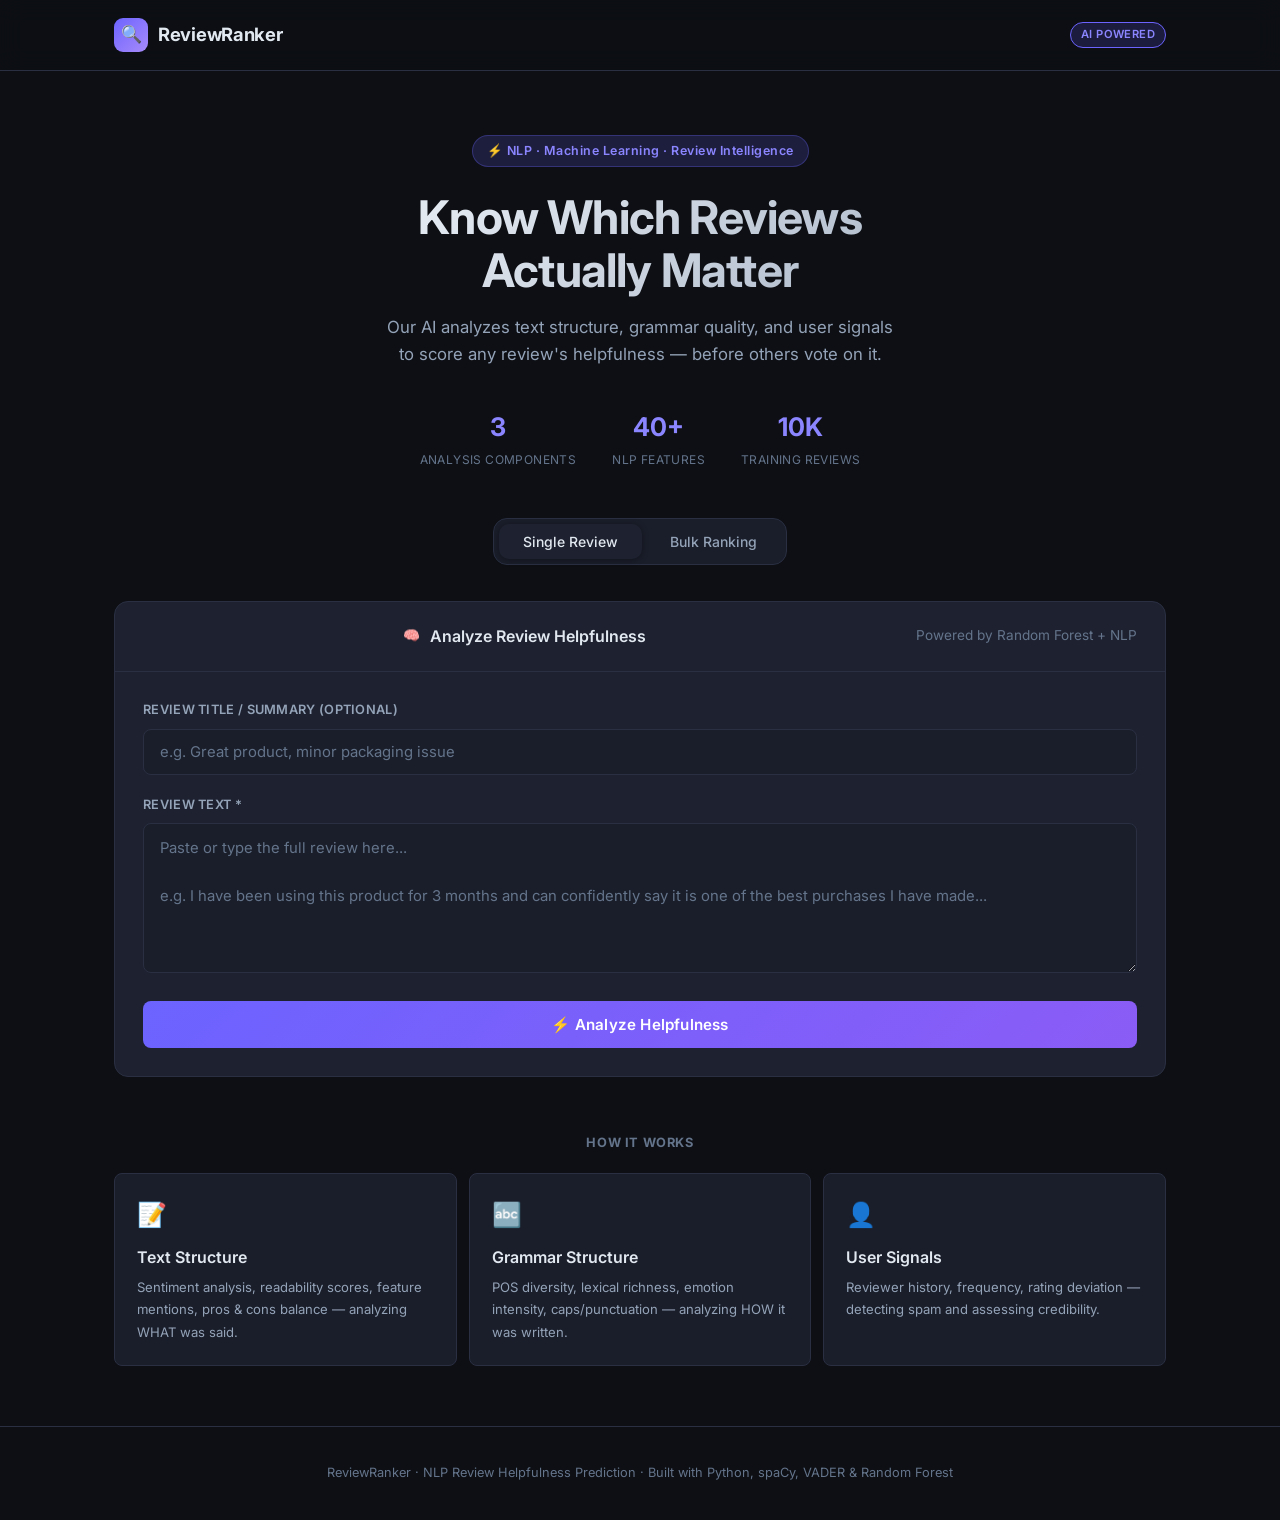
<file: app/templates/index.html>
<!DOCTYPE html>
<html lang="en">
<head>
<meta charset="UTF-8"/>
<meta name="viewport" content="width=device-width, initial-scale=1.0"/>
<title>ReviewRanker — AI Helpfulness Analyzer</title>
<link href="https://fonts.googleapis.com/css2?family=Inter:wght@300;400;500;600;700&display=swap" rel="stylesheet"/>
<style>
  
/* ── Reset & Base ─────────────────────────────────────────── */
*{margin:0;padding:0;box-sizing:border-box}
:root{
  --bg:#0d0f14;--bg2:#13161e;--bg3:#1a1e2a;--card:#1e2230;
  --border:#2a2f42;--border2:#353b52;
  --accent:#6c63ff;--accent2:#8b85ff;--accent-glow:rgba(108,99,255,.18);
  --green:#22c55e;--green-bg:rgba(34,197,94,.1);--green-border:rgba(34,197,94,.25);
  --orange:#f59e0b;--orange-bg:rgba(245,158,11,.1);--orange-border:rgba(245,158,11,.25);
  --red:#ef4444;--red-bg:rgba(239,68,68,.1);--red-border:rgba(239,68,68,.25);
  --text:#e2e8f0;--text2:#94a3b8;--text3:#64748b;
  --radius:14px;--radius-sm:8px;
  --font:'Inter',sans-serif;
}
body{background:var(--bg);color:var(--text);font-family:var(--font);min-height:100vh;line-height:1.6}

/* ── Layout ───────────────────────────────────────────────── */
.shell{max-width:1100px;margin:0 auto;padding:0 24px}

/* ── Navbar ───────────────────────────────────────────────── */
nav{border-bottom:1px solid var(--border);padding:18px 0;position:sticky;top:0;z-index:100;background:rgba(13,15,20,.92);backdrop-filter:blur(12px)}
.nav-inner{display:flex;align-items:center;justify-content:space-between}
.logo{display:flex;align-items:center;gap:10px;font-weight:700;font-size:1.15rem;letter-spacing:-.3px}
.logo-icon{width:34px;height:34px;background:linear-gradient(135deg,var(--accent),#a78bfa);border-radius:9px;display:flex;align-items:center;justify-content:center;font-size:17px}
.nav-badge{font-size:.7rem;font-weight:600;background:var(--accent-glow);border:1px solid var(--accent);color:var(--accent2);padding:3px 10px;border-radius:99px;letter-spacing:.4px}

/* ── Hero ─────────────────────────────────────────────────── */
.hero{text-align:center;padding:64px 0 48px}
.hero-tag{display:inline-flex;align-items:center;gap:7px;font-size:.78rem;font-weight:600;color:var(--accent2);background:var(--accent-glow);border:1px solid rgba(108,99,255,.3);padding:5px 14px;border-radius:99px;margin-bottom:24px;letter-spacing:.5px}
.hero h1{font-size:2.9rem;font-weight:700;letter-spacing:-.8px;line-height:1.15;margin-bottom:16px;background:linear-gradient(135deg,#e2e8f0 30%,#94a3b8);-webkit-background-clip:text;-webkit-text-fill-color:transparent}
.hero p{color:var(--text2);font-size:1.05rem;max-width:520px;margin:0 auto 40px}
.stats-row{display:flex;justify-content:center;gap:36px;flex-wrap:wrap}
.stat{text-align:center}
.stat-val{font-size:1.6rem;font-weight:700;color:var(--accent2)}
.stat-lbl{font-size:.75rem;color:var(--text3);margin-top:2px;letter-spacing:.4px;text-transform:uppercase}

/* ── Tabs ─────────────────────────────────────────────────── */
.tabs{display:flex;gap:4px;background:var(--bg3);border:1px solid var(--border);border-radius:var(--radius);padding:5px;width:fit-content;margin:0 auto 36px}
.tab{padding:9px 24px;border-radius:10px;border:none;background:transparent;color:var(--text2);font-family:var(--font);font-size:.875rem;font-weight:500;cursor:pointer;transition:.2s}
.tab.active{background:var(--card);color:var(--text);box-shadow:0 1px 6px rgba(0,0,0,.35)}
.tab:hover:not(.active){color:var(--text)}

/* ── Main card ────────────────────────────────────────────── */
.main-card{background:var(--card);border:1px solid var(--border);border-radius:var(--radius);overflow:hidden}
.card-header{padding:22px 28px;border-bottom:1px solid var(--border);display:flex;align-items:center;gap:10px}
.card-header h2{font-size:1rem;font-weight:600}
.card-header span{color:var(--text3);font-size:.85rem;margin-left:auto}
.card-body{padding:28px}

/* ── Form ─────────────────────────────────────────────────── */
.form-group{margin-bottom:20px}
label{display:block;font-size:.8rem;font-weight:600;color:var(--text2);margin-bottom:8px;letter-spacing:.3px;text-transform:uppercase}
input[type=text],textarea{width:100%;background:var(--bg3);border:1px solid var(--border);border-radius:var(--radius-sm);color:var(--text);font-family:var(--font);font-size:.93rem;padding:13px 16px;outline:none;transition:.2s;resize:vertical}
input[type=text]:focus,textarea:focus{border-color:var(--accent);box-shadow:0 0 0 3px var(--accent-glow)}
textarea{min-height:150px;line-height:1.6}
::placeholder{color:var(--text3)}

.form-row{display:grid;grid-template-columns:1fr 1fr;gap:16px}

/* ── Analyze button ───────────────────────────────────────── */
.btn-analyze{width:100%;padding:14px;background:linear-gradient(135deg,var(--accent),#8b5cf6);border:none;border-radius:var(--radius-sm);color:#fff;font-family:var(--font);font-size:.95rem;font-weight:600;cursor:pointer;transition:.2s;letter-spacing:.2px;position:relative;overflow:hidden}
.btn-analyze:hover{filter:brightness(1.1);transform:translateY(-1px);box-shadow:0 8px 24px rgba(108,99,255,.35)}
.btn-analyze:active{transform:translateY(0)}
.btn-analyze:disabled{opacity:.6;cursor:not-allowed;transform:none}
.btn-analyze .spinner{display:none;width:18px;height:18px;border:2px solid rgba(255,255,255,.3);border-top-color:#fff;border-radius:50%;animation:spin .7s linear infinite;margin:0 auto}
.btn-analyze.loading .btn-text{display:none}
.btn-analyze.loading .spinner{display:block}
@keyframes spin{to{transform:rotate(360deg)}}

/* ── Result card ──────────────────────────────────────────── */
#result-section{margin-top:24px;display:none}
.result-card{border-radius:var(--radius);padding:26px;border:1px solid}
.result-card.green{background:var(--green-bg);border-color:var(--green-border)}
.result-card.orange{background:var(--orange-bg);border-color:var(--orange-border)}
.result-card.red{background:var(--red-bg);border-color:var(--red-border)}

.result-top{display:flex;align-items:flex-start;gap:18px}
.result-emoji{font-size:2.4rem;line-height:1}
.result-meta{flex:1}
.result-tag{font-size:1.2rem;font-weight:700;margin-bottom:4px}
.result-desc{color:var(--text2);font-size:.88rem}

.score-block{margin-left:auto;text-align:right}
.score-num{font-size:2.5rem;font-weight:700;line-height:1}
.score-lbl{font-size:.72rem;color:var(--text3);letter-spacing:.5px;text-transform:uppercase;margin-top:2px}
.score-bar-wrap{margin:18px 0 0;height:8px;background:var(--bg3);border-radius:99px;overflow:hidden}
.score-bar{height:100%;border-radius:99px;transition:width 1s cubic-bezier(.4,0,.2,1)}
.score-bar.green{background:linear-gradient(90deg,#16a34a,var(--green))}
.score-bar.orange{background:linear-gradient(90deg,#b45309,var(--orange))}
.score-bar.red{background:linear-gradient(90deg,#b91c1c,var(--red))}

/* ── Breakdown grid ───────────────────────────────────────── */
.breakdown-title{font-size:.75rem;font-weight:700;color:var(--text3);letter-spacing:.6px;text-transform:uppercase;margin:22px 0 12px}
.breakdown-grid{display:grid;grid-template-columns:repeat(3,1fr);gap:12px}
.breakdown-card{background:var(--bg3);border:1px solid var(--border);border-radius:var(--radius-sm);padding:16px}
.bc-label{font-size:.7rem;font-weight:700;color:var(--text3);letter-spacing:.5px;text-transform:uppercase;margin-bottom:12px}
.bc-row{display:flex;justify-content:space-between;align-items:center;padding:5px 0;border-bottom:1px solid var(--border);font-size:.78rem}
.bc-row:last-child{border-bottom:none}
.bc-key{color:var(--text2)}
.bc-val{font-weight:600;color:var(--text)}

/* ── Bulk panel ───────────────────────────────────────────── */
.bulk-info{background:var(--bg3);border:1px solid var(--border);border-radius:var(--radius-sm);padding:14px 18px;font-size:.83rem;color:var(--text2);margin-bottom:20px;line-height:1.7}
.bulk-info code{background:var(--bg2);border:1px solid var(--border);padding:1px 7px;border-radius:4px;font-size:.79rem;color:var(--accent2)}
.ranked-list{margin-top:20px;display:flex;flex-direction:column;gap:12px}
.rank-item{background:var(--bg3);border:1px solid var(--border);border-radius:var(--radius-sm);padding:16px 20px;display:flex;align-items:center;gap:16px;transition:.2s}
.rank-item:hover{border-color:var(--border2)}
.rank-pos{font-size:1.1rem;font-weight:700;color:var(--text3);min-width:28px}
.rank-body{flex:1;min-width:0}
.rank-text{font-size:.85rem;color:var(--text2);white-space:nowrap;overflow:hidden;text-overflow:ellipsis;margin-top:3px}
.rank-right{text-align:right;flex-shrink:0}
.rank-score{font-size:1.2rem;font-weight:700}
.rank-score.green{color:var(--green)}
.rank-score.orange{color:var(--orange)}
.rank-score.red{color:var(--red)}
.tag-pill{display:inline-flex;align-items:center;gap:5px;font-size:.72rem;font-weight:600;padding:3px 10px;border-radius:99px;margin-top:5px;letter-spacing:.3px}
.tag-pill.green{background:var(--green-bg);color:var(--green);border:1px solid var(--green-border)}
.tag-pill.orange{background:var(--orange-bg);color:var(--orange);border:1px solid var(--orange-border)}
.tag-pill.red{background:var(--red-bg);color:var(--red);border:1px solid var(--red-border)}

/* ── Footer ───────────────────────────────────────────────── */
footer{text-align:center;padding:36px 0;color:var(--text3);font-size:.8rem;border-top:1px solid var(--border);margin-top:60px}

/* ── Error toast ──────────────────────────────────────────── */
.toast{position:fixed;bottom:28px;right:28px;background:#1e2230;border:1px solid var(--red-border);color:var(--red);padding:13px 20px;border-radius:var(--radius-sm);font-size:.87rem;font-weight:500;display:none;z-index:999;box-shadow:0 8px 32px rgba(0,0,0,.4)}

@media(max-width:700px){
  .hero h1{font-size:2rem}
  .form-row{grid-template-columns:1fr}
  .breakdown-grid{grid-template-columns:1fr}
  .result-top{flex-wrap:wrap}
  .score-block{margin-left:0}
  .stats-row{gap:20px}
}
</style>
</head>
<body>

<!-- Navbar -->
<nav>
  <div class="shell nav-inner">
    <div class="logo">
      <div class="logo-icon">🔍</div>
      ReviewRanker
    </div>
    <div class="nav-badge">AI POWERED</div>
  </div>
</nav>

<!-- Hero -->
<div class="shell">
  <div class="hero">
    <div class="hero-tag">⚡ NLP · Machine Learning · Review Intelligence</div>
    <h1>Know Which Reviews<br>Actually Matter</h1>
    <p>Our AI analyzes text structure, grammar quality, and user signals to score any review's helpfulness — before others vote on it.</p>
    <div class="stats-row">
      <div class="stat"><div class="stat-val">3</div><div class="stat-lbl">Analysis Components</div></div>
      <div class="stat"><div class="stat-val">40+</div><div class="stat-lbl">NLP Features</div></div>
      <div class="stat"><div class="stat-val">10K</div><div class="stat-lbl">Training Reviews</div></div>
    </div>
  </div>

  <!-- Tabs -->
  <div class="tabs">
    <button class="tab active" onclick="switchTab('single',this)">Single Review</button>
    <button class="tab" onclick="switchTab('bulk',this)">Bulk Ranking</button>
  </div>

  <!-- ── Single Tab ── -->
  <div id="tab-single">
    <div class="main-card">
      <div class="card-header">
        <span>🧠</span>
        <h2>Analyze Review Helpfulness</h2>
        <span>Powered by Random Forest + NLP</span>
      </div>
      <div class="card-body">
        <div class="form-group">
          <label>Review Title / Summary (optional)</label>
          <input type="text" id="inp-summary" placeholder="e.g. Great product, minor packaging issue"/>
        </div>
        <div class="form-group">
          <label>Review Text *</label>
          <textarea id="inp-text" placeholder="Paste or type the full review here...&#10;&#10;e.g. I have been using this product for 3 months and can confidently say it is one of the best purchases I have made..."></textarea>
        </div>
        <button class="btn-analyze" id="btn-single" onclick="analyzeSingle()">
          <span class="btn-text">⚡ Analyze Helpfulness</span>
          <div class="spinner"></div>
        </button>

        <!-- Result -->
        <div id="result-section">
          <div class="result-card" id="result-card">
            <div class="result-top">
              <div class="result-emoji" id="res-emoji"></div>
              <div class="result-meta">
                <div class="result-tag" id="res-tag"></div>
                <div class="result-desc" id="res-desc"></div>
              </div>
              <div class="score-block">
                <div class="score-num" id="res-score"></div>
                <div class="score-lbl">Helpfulness</div>
              </div>
            </div>
            <div class="score-bar-wrap">
              <div class="score-bar" id="res-bar" style="width:0%"></div>
            </div>
            <div class="breakdown-title">Analysis Breakdown</div>
            <div class="breakdown-grid">
              <!-- Text Structure -->
              <div class="breakdown-card">
                <div class="bc-label">📝 Text Structure</div>
                <div class="bc-row"><span class="bc-key">Sentiment</span><span class="bc-val" id="b-sentiment"></span></div>
                <div class="bc-row"><span class="bc-key">Readability</span><span class="bc-val" id="b-readability"></span></div>
                <div class="bc-row"><span class="bc-key">Word count</span><span class="bc-val" id="b-words"></span></div>
                <div class="bc-row"><span class="bc-key">Feature mentions</span><span class="bc-val" id="b-features"></span></div>
                <div class="bc-row"><span class="bc-key">Balanced opinion</span><span class="bc-val" id="b-balanced"></span></div>
              </div>
              <!-- Grammar Structure -->
              <div class="breakdown-card">
                <div class="bc-label">🔤 Grammar Structure</div>
                <div class="bc-row"><span class="bc-key">POS diversity</span><span class="bc-val" id="b-pos"></span></div>
                <div class="bc-row"><span class="bc-key">Lexical richness</span><span class="bc-val" id="b-lexical"></span></div>
                <div class="bc-row"><span class="bc-key">Emotion words</span><span class="bc-val" id="b-emotion"></span></div>
                <div class="bc-row"><span class="bc-key">CAPS ratio</span><span class="bc-val" id="b-caps"></span></div>
                <div class="bc-row"><span class="bc-key">Has numbers</span><span class="bc-val" id="b-numbers"></span></div>
              </div>
              <!-- User Signals -->
              <div class="breakdown-card">
                <div class="bc-label">👤 User Signals</div>
                <div class="bc-row"><span class="bc-key">Star rating</span><span class="bc-val" id="b-score"></span></div>
                <div class="bc-row"><span class="bc-key">Reviewer history</span><span class="bc-val" id="b-history"></span></div>
                <div class="bc-row"><span class="bc-key">Rating deviation</span><span class="bc-val" id="b-deviation"></span></div>
                <div class="bc-row"><span class="bc-key">Spam flag</span><span class="bc-val" id="b-spam"></span></div>
              </div>
            </div>
          </div>
        </div>
      </div>
    </div>
  </div>

  <!-- ── Bulk Tab ── -->
  <div id="tab-bulk" style="display:none">
    <div class="main-card">
      <div class="card-header">
        <span>📊</span>
        <h2>Bulk Review Ranking</h2>
        <span>Paste multiple reviews — we rank them by helpfulness</span>
      </div>
      <div class="card-body">
        <div class="bulk-info">
          Paste one review per line. Format: <code>Title :: Review text</code><br>
          Example: <code>Good product :: I have used this for 2 months and the quality is excellent...</code><br>
          Title is optional — you can also just paste plain review text per line.
        </div>
        <div class="form-group">
          <label>Reviews (one per line)</label>
          <textarea id="bulk-input" style="min-height:220px" placeholder="Love it :: I have been buying this for years. The quality is consistently excellent and delivery is always on time. The taste is natural and fresh.&#10;Bad product :: Terrible. Waste of money.&#10;Decent :: It was okay, nothing special but does the job."></textarea>
        </div>
        <button class="btn-analyze" id="btn-bulk" onclick="analyzeBulk()">
          <span class="btn-text">📊 Rank All Reviews</span>
          <div class="spinner"></div>
        </button>
        <div id="bulk-results" class="ranked-list"></div>
      </div>
    </div>
  </div>

  <!-- How it works -->
  <div style="margin-top:56px;text-align:center">
    <div class="breakdown-title" style="margin-bottom:20px;font-size:.8rem">HOW IT WORKS</div>
    <div class="breakdown-grid">
      <div class="breakdown-card" style="padding:22px;text-align:left">
        <div style="font-size:1.5rem;margin-bottom:10px">📝</div>
        <div style="font-weight:600;margin-bottom:6px">Text Structure</div>
        <div style="font-size:.82rem;color:var(--text2);line-height:1.7">Sentiment analysis, readability scores, feature mentions, pros &amp; cons balance — analyzing WHAT was said.</div>
      </div>
      <div class="breakdown-card" style="padding:22px;text-align:left">
        <div style="font-size:1.5rem;margin-bottom:10px">🔤</div>
        <div style="font-weight:600;margin-bottom:6px">Grammar Structure</div>
        <div style="font-size:.82rem;color:var(--text2);line-height:1.7">POS diversity, lexical richness, emotion intensity, caps/punctuation — analyzing HOW it was written.</div>
      </div>
      <div class="breakdown-card" style="padding:22px;text-align:left">
        <div style="font-size:1.5rem;margin-bottom:10px">👤</div>
        <div style="font-weight:600;margin-bottom:6px">User Signals</div>
        <div style="font-size:.82rem;color:var(--text2);line-height:1.7">Reviewer history, frequency, rating deviation — detecting spam and assessing credibility.</div>
      </div>
    </div>
  </div>
</div>

<footer>
  <div class="shell">ReviewRanker · NLP Review Helpfulness Prediction · Built with Python, spaCy, VADER &amp; Random Forest</div>
</footer>

<div class="toast" id="toast"></div>

<script>
const API = 'https://reviewranker-u5vf.onrender.com/'

function switchTab(tab, el) {
  document.querySelectorAll('.tab').forEach(t => t.classList.remove('active'))
  el.classList.add('active')
  document.getElementById('tab-single').style.display = tab === 'single' ? '' : 'none'
  document.getElementById('tab-bulk').style.display   = tab === 'bulk'   ? '' : 'none'
}

function showToast(msg) {
  const t = document.getElementById('toast')
  t.textContent = msg; t.style.display = 'block'
  setTimeout(() => t.style.display = 'none', 3500)
}

function setLoading(btnId, on) {
  const b = document.getElementById(btnId)
  b.classList.toggle('loading', on)
  b.disabled = on
}

// ── Single review ────────────────────────────────────────────
async function analyzeSingle() {
  const text    = document.getElementById('inp-text').value.trim()
  const summary = document.getElementById('inp-summary').value.trim()
  if (!text) { showToast('Please enter a review text.'); return }
  if (text.split(' ').length < 5) { showToast('Review is too short — add more detail.'); return }

  setLoading('btn-single', true)
  try {
    const res  = await fetch(`${API}/api/predict`, {
      method : 'POST',
      headers: {'Content-Type':'application/json'},
      body   : JSON.stringify({ text, summary })
    })
    const data = await res.json()
    if (data.error) { showToast(data.error); return }
    renderSingleResult(data)
  } catch(e) {
    showToast('Cannot connect to server. Is Flask running?')
  } finally {
    setLoading('btn-single', false)
  }
}

function renderSingleResult(d) {
  const sec  = document.getElementById('result-section')
  const card = document.getElementById('result-card')
  const b    = d.breakdown

  card.className = `result-card ${d.color}`
  document.getElementById('res-emoji').textContent = d.emoji
  document.getElementById('res-tag').textContent   = d.tag
  document.getElementById('res-desc').textContent  = d.description
  document.getElementById('res-score').textContent = d.percent + '%'

  const bar = document.getElementById('res-bar')
  bar.className = `score-bar ${d.color}`
  setTimeout(() => bar.style.width = d.percent + '%', 60)

  // Text structure
  const ts = b.text_structure
  document.getElementById('b-sentiment').textContent   = fmtSentiment(ts.vader_compound)
  document.getElementById('b-readability').textContent = fmtReadability(ts.flesch_ease)
  document.getElementById('b-words').textContent       = ts.word_count + ' words'
  document.getElementById('b-features').textContent    = ts.feature_mentions
  document.getElementById('b-balanced').textContent    = ts.has_both_sides ? '✅ Yes' : '❌ No'

  // Grammar
  const gs = b.grammar_structure
  document.getElementById('b-pos').textContent     = pct(gs.pos_diversity)
  document.getElementById('b-lexical').textContent = pct(gs.lexical_diversity)
  document.getElementById('b-emotion').textContent = gs.emotion_count
  document.getElementById('b-caps').textContent    = pct(gs.all_caps_ratio)
  document.getElementById('b-numbers').textContent = gs.has_numbers ? '✅ Yes' : '❌ No'

  // User signals
  const us = b.user_signals
  document.getElementById('b-score').textContent     = '⭐'.repeat(us.score) + ` (${us.score})`
  document.getElementById('b-history').textContent   = us.user_review_count + ' reviews'
  document.getElementById('b-deviation').textContent = (us.score_deviation).toFixed(2)
  document.getElementById('b-spam').textContent      = us.is_suspicious ? '🚨 Flagged' : '✅ Clean'

  sec.style.display = 'block'
  sec.scrollIntoView({behavior:'smooth', block:'nearest'})
}

// ── Bulk ranking ─────────────────────────────────────────────
async function analyzeBulk() {
  const raw = document.getElementById('bulk-input').value.trim()
  if (!raw) { showToast('Please enter at least one review.'); return }

  const lines   = raw.split('\n').filter(l => l.trim())
  const reviews = lines.map((line, i) => {
    const parts   = line.split('::')
    const summary = parts.length > 1 ? parts[0].trim() : ''
    const text    = parts.length > 1 ? parts[1].trim() : parts[0].trim()
    return { id: i + 1, text, summary }
  })

  setLoading('btn-bulk', true)
  document.getElementById('bulk-results').innerHTML = ''
  try {
    const res  = await fetch(`${API}/api/predict-bulk`, {
      method : 'POST',
      headers: {'Content-Type':'application/json'},
      body   : JSON.stringify({ reviews })
    })
    const data = await res.json()
    if (data.error) { showToast(data.error); return }
    renderBulkResults(data.ranked_reviews)
  } catch(e) {
    showToast('Cannot connect to server. Is Flask running?')
  } finally {
    setLoading('btn-bulk', false)
  }
}

function renderBulkResults(items) {
  const container = document.getElementById('bulk-results')
  container.innerHTML = ''
  items.forEach((item, idx) => {
    const preview = (item.breakdown?.text_structure ? '' : '')
    const origLine = document.getElementById('bulk-input').value.split('\n')[item.id - 1] || ''
    const div = document.createElement('div')
    div.className = 'rank-item'
    div.innerHTML = `
      <div class="rank-pos">#${idx + 1}</div>
      <div class="rank-body">
        <div style="font-weight:600;font-size:.9rem">${escHtml(origLine.split('::')[0]?.trim() || 'Review ' + item.id)}</div>
        <div class="rank-text">${escHtml(origLine.split('::').slice(1).join('::').trim() || origLine)}</div>
        <span class="tag-pill ${item.color}">${item.emoji} ${item.tag}</span>
      </div>
      <div class="rank-right">
        <div class="rank-score ${item.color}">${item.percent}%</div>
        <div style="font-size:.72rem;color:var(--text3);margin-top:3px">helpfulness</div>
      </div>
    `
    container.appendChild(div)
  })
}

// ── Helpers ───────────────────────────────────────────────────
function pct(v) { return (v * 100).toFixed(1) + '%' }
function fmtSentiment(v) {
  if (v > 0.4)  return '😊 Positive'
  if (v < -0.4) return '😠 Negative'
  return '😐 Neutral'
}
function fmtReadability(v) {
  if (v >= 70) return 'Easy'
  if (v >= 50) return 'Moderate'
  return 'Complex'
}
function escHtml(s) {
  return String(s).replace(/&/g,'&amp;').replace(/</g,'&lt;').replace(/>/g,'&gt;')
}

// Allow Ctrl+Enter to submit
document.addEventListener('keydown', e => {
  if (e.ctrlKey && e.key === 'Enter') {
    if (document.getElementById('tab-single').style.display !== 'none') analyzeSingle()
    else analyzeBulk()
  }
})
</script>
</body>
</html>
</file>
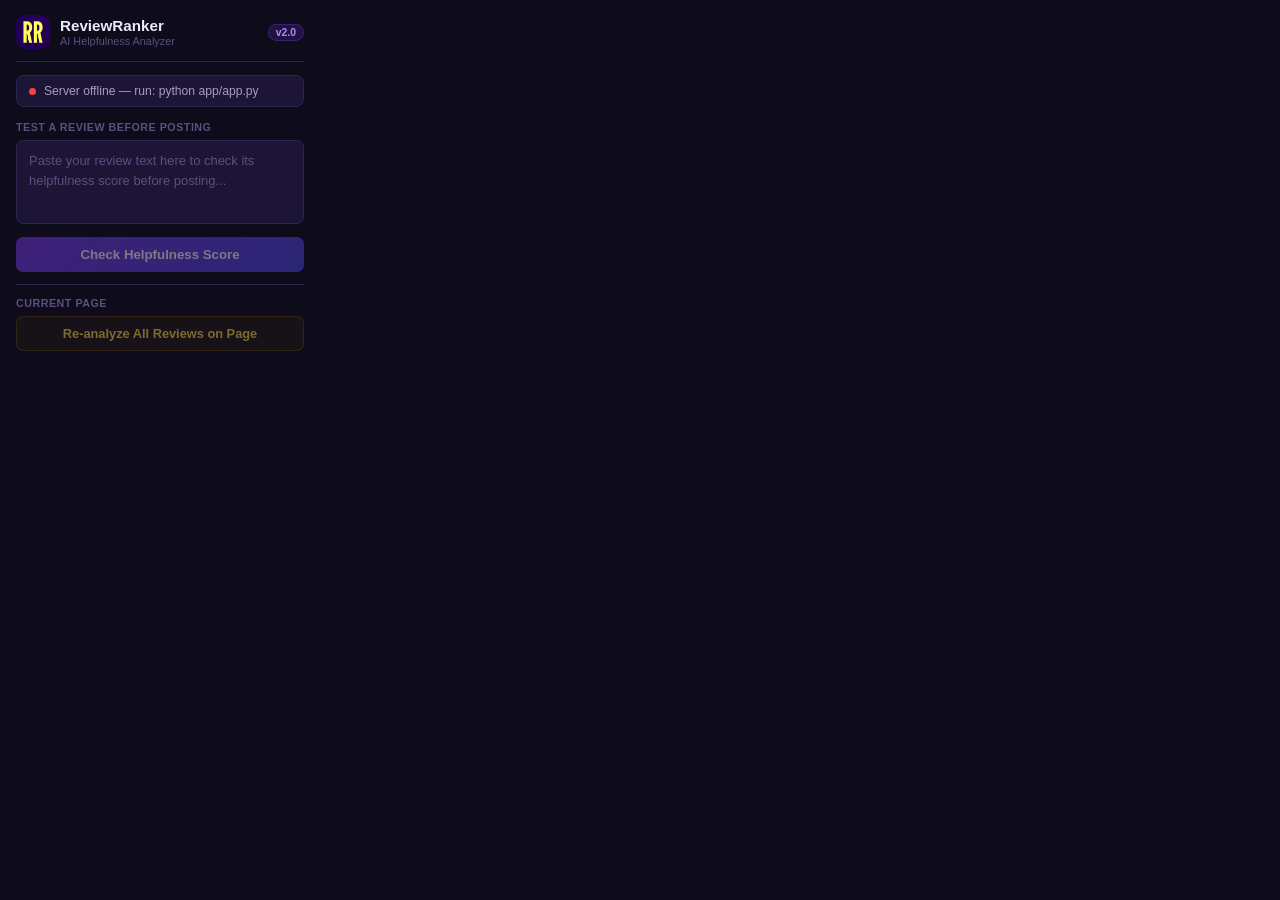
<file: plugin/popup.html>
<!DOCTYPE html>
<html>
<head>
<meta charset="UTF-8"/>
<link rel="stylesheet" href="popup.css"/>
</head>
<body>

<div class="header">
  <img src="logo.png" class="logo-img" alt="logo"/>
  <div>
    <div class="title">ReviewRanker</div>
    <div class="subtitle">AI Helpfulness Analyzer</div>
  </div>
  <div class="version">v2.0</div>
</div>

<div class="status">
  <div class="dot checking" id="status-dot"></div>
  <span id="status-text">Checking server...</span>
</div>

<div class="sec-label">Test a review before posting</div>
<textarea id="inp" placeholder="Paste your review text here to check its helpfulness score before posting..."></textarea>
<button class="btn-primary" id="btn-analyze">
  <div class="spinner" id="spin-analyze"></div>
  <span class="btn-label">Check Helpfulness Score</span>
</button>

<div id="result" class="result-hidden">
  <div class="r-top">
    <div class="r-dot" id="r-dot"></div>
    <div class="r-label" id="r-label"></div>
    <div class="r-pct" id="r-pct"></div>
  </div>
  <div class="bar-track"><div class="bar-fill" id="r-bar"></div></div>
  <div class="r-desc" id="r-desc"></div>
  <div class="r-breakdown" id="r-breakdown"></div>
</div>

<div class="toast result-hidden" id="toast"></div>

<div class="divider"></div>

<div class="sec-label">Current page</div>
<button class="btn-secondary" id="btn-page">
  <div class="spinner yellow-spin" id="spin-page"></div>
  <span class="btn-label">Re-analyze All Reviews on Page</span>
</button>

<script src="popup.js"></script>
</body>
</html>
</file>
<file: plugin/popup.css>
:root {
  --bg0: #0e0b1a;
  --bg1: #150f27;
  --bg2: #1c1535;
  --bg3: #231c40;
  --border: #2e2550;
  --violet: #7c3aed;
  --violet2: #a78bfa;
  --violet-glow: rgba(124,58,237,0.18);
  --yellow: #eab308;
  --yellow2: #fde047;
  --yellow-bg: rgba(234,179,8,0.10);
  --yellow-border: rgba(234,179,8,0.28);
  --green: #22c55e;
  --green-bg: rgba(34,197,94,0.10);
  --green-border: rgba(34,197,94,0.28);
  --red: #ef4444;
  --red-bg: rgba(239,68,68,0.10);
  --red-border: rgba(239,68,68,0.28);
  --text: #ede9fe;
  --text2: #a89cc8;
  --text3: #5b5080;
}

* { margin: 0; padding: 0; box-sizing: border-box; }

body {
  width: 320px;
  background: var(--bg0);
  color: var(--text);
  font-family: -apple-system, BlinkMacSystemFont, 'Segoe UI', sans-serif;
  padding: 15px 16px 18px;
}

.header {
  display: flex;
  align-items: center;
  gap: 10px;
  margin-bottom: 13px;
  padding-bottom: 12px;
  border-bottom: 1px solid var(--border);
}
.logo-img {
  width: 34px;
  height: 34px;
  border-radius: 9px;
  flex-shrink: 0;
  object-fit: cover;
}
.title { font-size: .95rem; font-weight: 700; color: var(--text); }
.subtitle { font-size: .68rem; color: var(--text3); margin-top: 1px; }
.version {
  margin-left: auto;
  font-size: .65rem;
  font-weight: 600;
  color: var(--violet2);
  background: var(--violet-glow);
  border: 1px solid rgba(124,58,237,.3);
  padding: 2px 7px;
  border-radius: 99px;
}

.status {
  display: flex;
  align-items: center;
  gap: 8px;
  background: var(--bg2);
  border: 1px solid var(--border);
  border-radius: 8px;
  padding: 8px 12px;
  margin-bottom: 14px;
  font-size: .76rem;
  color: var(--text2);
}
.dot { width: 7px; height: 7px; border-radius: 50%; flex-shrink: 0; }
.dot.on  { background: var(--green); box-shadow: 0 0 6px var(--green); }
.dot.off { background: var(--red); }
.dot.checking { background: var(--yellow); animation: blink 1s infinite; }

@keyframes blink { 0%,100%{opacity:1} 50%{opacity:.3} }
@keyframes spin  { to { transform: rotate(360deg); } }

.sec-label {
  font-size: .67rem;
  font-weight: 700;
  color: var(--text3);
  letter-spacing: .5px;
  text-transform: uppercase;
  margin-bottom: 7px;
}

textarea {
  width: 100%;
  background: var(--bg2);
  border: 1px solid var(--border);
  border-radius: 7px;
  color: var(--text);
  font-size: .81rem;
  padding: 10px 12px;
  resize: none;
  height: 84px;
  outline: none;
  font-family: inherit;
  line-height: 1.55;
  margin-bottom: 9px;
  transition: border-color .2s;
}
textarea:focus { border-color: var(--violet2); }
textarea::placeholder { color: var(--text3); }

.btn-primary {
  width: 100%;
  padding: 10px;
  border: none;
  border-radius: 7px;
  color: #fff;
  font-weight: 700;
  font-size: .83rem;
  cursor: pointer;
  font-family: inherit;
  display: flex;
  align-items: center;
  justify-content: center;
  gap: 7px;
  transition: filter .15s;
  background: linear-gradient(135deg, var(--violet), #4f46e5);
  margin-bottom: 8px;
}
.btn-primary:hover:not(:disabled) { filter: brightness(1.12); }
.btn-primary:disabled { opacity: .45; cursor: not-allowed; }

.btn-secondary {
  width: 100%;
  padding: 9px;
  border: 1px solid var(--yellow-border);
  border-radius: 7px;
  background: var(--yellow-bg);
  color: var(--yellow2);
  font-weight: 700;
  font-size: .8rem;
  cursor: pointer;
  font-family: inherit;
  display: flex;
  align-items: center;
  justify-content: center;
  gap: 7px;
  transition: background .15s, border-color .15s;
}
.btn-secondary:hover:not(:disabled) {
  background: rgba(234,179,8,.18);
  border-color: rgba(234,179,8,.5);
}
.btn-secondary:disabled { opacity: .45; cursor: not-allowed; }

.spinner {
  width: 13px;
  height: 13px;
  flex-shrink: 0;
  border: 2px solid rgba(255,255,255,.2);
  border-top-color: #fff;
  border-radius: 50%;
  animation: spin .6s linear infinite;
  display: none;
}
.spinner.yellow-spin {
  border-color: rgba(234,179,8,.2);
  border-top-color: var(--yellow2);
}

/* result card */
#result {
  margin-top: 11px;
  border-radius: 9px;
  padding: 13px 14px;
  border: 1px solid transparent;
}
.result-hidden { display: none; }

.r-top {
  display: flex;
  align-items: center;
  gap: 9px;
  margin-bottom: 8px;
}
.r-dot { width: 13px; height: 13px; border-radius: 50%; flex-shrink: 0; }
.r-label { font-weight: 700; font-size: .9rem; }
.r-pct { margin-left: auto; font-size: 1.1rem; font-weight: 700; flex-shrink: 0; }
.bar-track {
  height: 5px;
  background: var(--bg3);
  border-radius: 99px;
  overflow: hidden;
  margin: 0 0 8px;
}
.bar-fill { height: 100%; border-radius: 99px; width: 0; transition: width .8s ease; }
.r-desc { font-size: .74rem; color: var(--text2); line-height: 1.5; }

.r-breakdown {
  margin-top: 10px;
  padding-top: 9px;
  border-top: 1px solid var(--border);
  display: grid;
  grid-template-columns: 1fr 1fr;
  gap: 5px;
}
.bk { font-size: .71rem; }
.bk-k { color: var(--text3); }
.bk-v { color: var(--text); font-weight: 600; margin-left: 3px; }

.divider { height: 1px; background: var(--border); margin: 12px 0; }

.toast {
  margin-top: 9px;
  padding: 8px 11px;
  border-radius: 7px;
  background: var(--red-bg);
  border: 1px solid var(--red-border);
  color: var(--red);
  font-size: .75rem;
}
</file>
